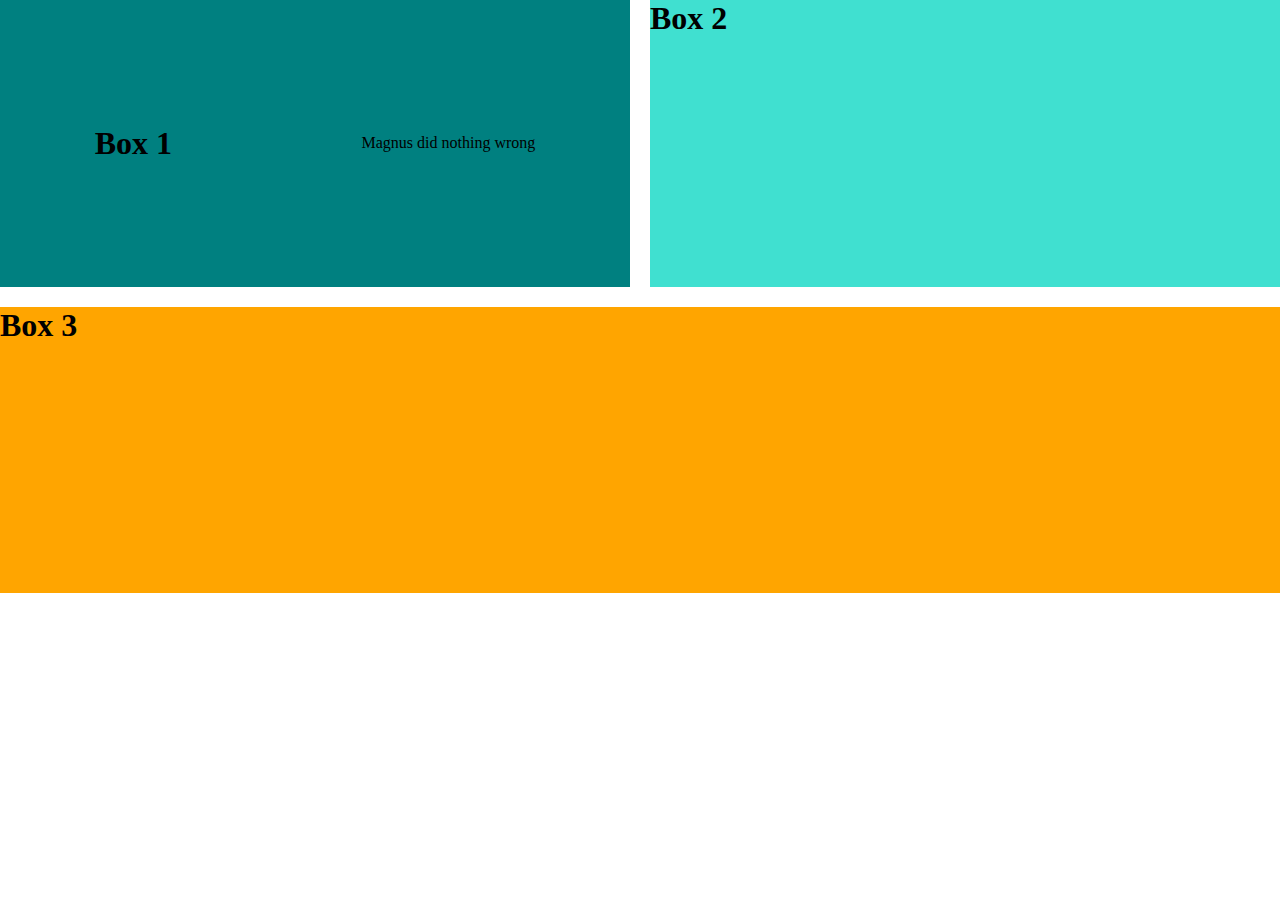
<file: index.html>
<!DOCTYPE html>
<html lang="en">
<head>
    <meta charset="UTF-8">
    <meta name="viewport" content="width=device-width, initial-scale=1.0">
    <link rel="stylesheet" href="./styles.css">
    <title>Document</title>
</head>
<body>
    <main>
<div class="box1">
<h1> Box 1 </h1>
<p>Magnus did nothing wrong</p>
</div>
<div class="box2">
<h1> Box 2 </h1>
</div>
<div class="box3">
<h1> Box 3 </h1>
</div>
</main>
</body>
</html>
</file>
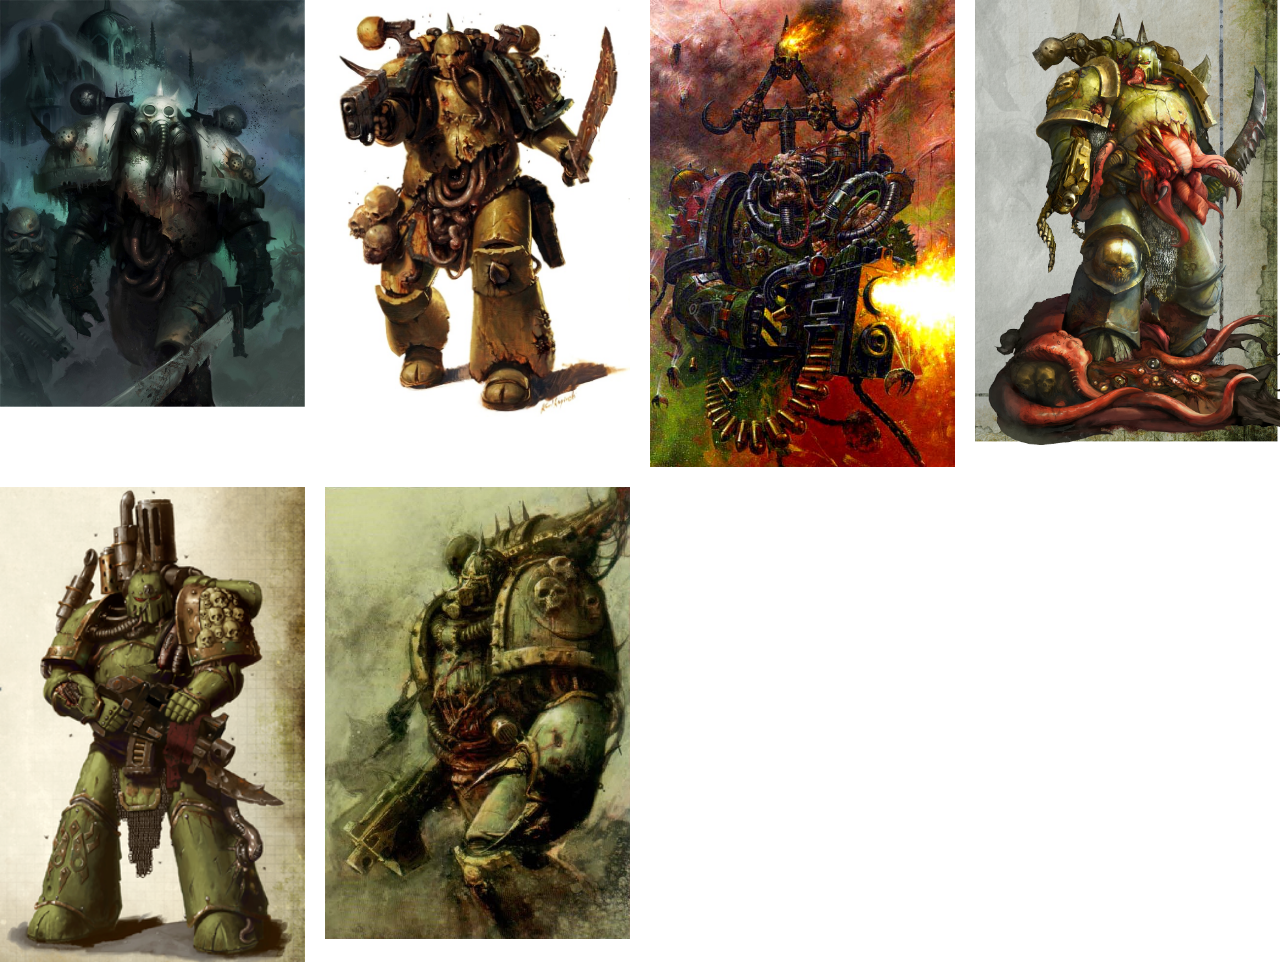
<file: Gallery.html>
<!DOCTYPE html>
<html lang="en">
<head>
    <meta charset="UTF-8">
    <meta name="viewport" content="width=device-width, initial-scale=1.0">
    <link rel="stylesheet" href="./gallerystyle.css">
    <title>Document</title>
</head>
<body>
    <div class="gallery">
        <img src="./plaguemarine1.png" alt="" />
        <img src="./plaguemarine2.jpg" alt="" />
        <img src="./plaguemarine3.jpg" alt="" />
        <img src="./plaguemarine4.png" alt="" />
        <img src="./plaguemarine5.png" alt="" />
        <img src="./plaguemarine6.jpg" alt="" />
    
</body>
</html>
</file>
<file: styles.css>
* {
    margin: 0;
    padding: 0;
    box-sizing: border-box;
}

.box1 {
    background: Teal;
}

.box2 {
    background: turquoise;
}

.box3 {
    background: orange;
}

main {
    height: 100vh;
    display: grid;
    grid-template-columns: 1fr 1fr;
    grid-template-rows: 1fr 1fr 1fr;
    grid-template-areas: "box1 box2" "box3 box3";
    grid-column-gap: 20px;
    grid-row-gap: 20px;
}

.box1 {
    grid-area: box1;
    display: flex;
    justify-content: space-around;
    align-items: center;
}

.box2 {
    grid-area: box2;
}

.box3 {
    grid-area: box3;
}
</file>
<file: gallerystyle.css>
* {
    margin: 0;
    padding: 0;
    box-sizing: border-box;
}

.gallery {
    display: grid;
    grid-template-columns: repeat(auto-fit, minmax(300px, 1fr));
    grid-column-gap: 20px;
    grid-row-gap: 20px;
}

.gallery img{
    width: 100%;
}
</file>
